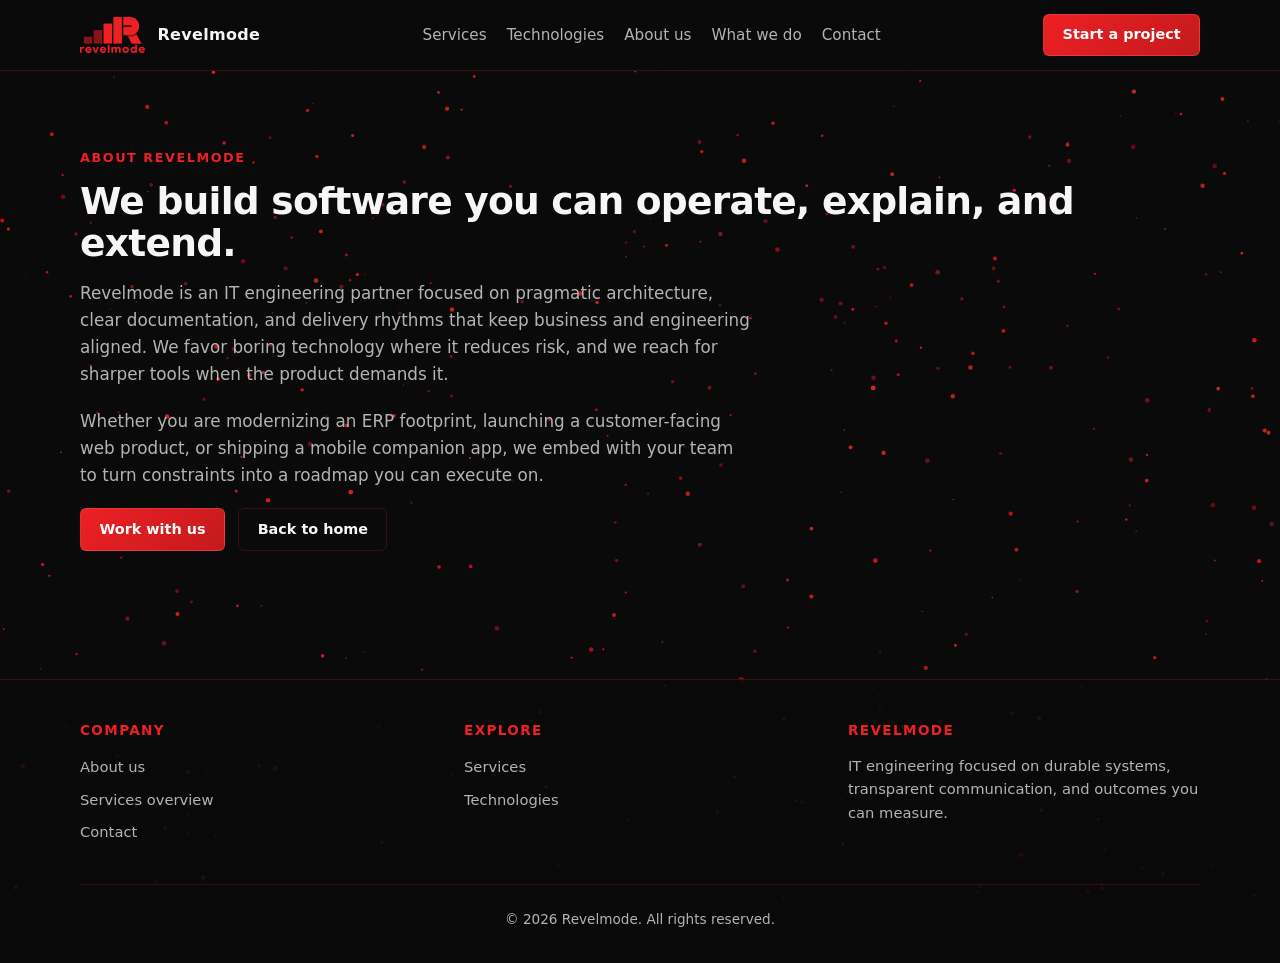
<file: about.html>
<!DOCTYPE html>
<html lang="en">
<head>
  <meta charset="utf-8">
  <meta name="viewport" content="width=device-width, initial-scale=1">
  <title>About us — Revelmode</title>
  <meta name="description" content="Learn how Revelmode approaches delivery, governance, and long-term partnerships.">
  <link rel="stylesheet" href="assets/site.css">
</head>
<body>
  <canvas id="bg-canvas" aria-hidden="true"></canvas>

  <div class="page">
    <header class="site-header">
      <div class="wrap header-inner">
        <a class="brand" href="index.html">
          <img src="assets/logo.svg" width="120" height="66" alt="Revelmode">
          <span>Revelmode</span>
        </a>
        <nav aria-label="Primary">
          <ul class="nav-main">
            <li><a href="index.html#services">Services</a></li>
            <li><a href="index.html#technologies">Technologies</a></li>
            <li><a href="about.html" aria-current="page">About us</a></li>
            <li><a href="services.html">What we do</a></li>
            <li><a href="contact.html">Contact</a></li>
          </ul>
        </nav>
        <a class="btn btn-primary" href="contact.html">Start a project</a>
      </div>
    </header>

    <main class="wrap main-simple">
      <p class="eyebrow">About Revelmode</p>
      <h1>We build software you can operate, explain, and extend.</h1>
      <p class="lead">
        Revelmode is an IT engineering partner focused on pragmatic architecture, clear documentation,
        and delivery rhythms that keep business and engineering aligned. We favor boring technology where it
        reduces risk, and we reach for sharper tools when the product demands it.
      </p>
      <p class="lead">
        Whether you are modernizing an ERP footprint, launching a customer-facing web product, or shipping a
        mobile companion app, we embed with your team to turn constraints into a roadmap you can execute on.
      </p>
      <p class="lead" style="margin-bottom:0;">
        <a class="btn btn-primary" href="contact.html">Work with us</a>
        <a class="btn btn-ghost" href="index.html" style="margin-left:0.5rem;">Back to home</a>
      </p>
    </main>

    <footer class="site-footer">
      <div class="wrap footer-grid">
        <div>
          <h3>Company</h3>
          <ul>
            <li><a href="about.html">About us</a></li>
            <li><a href="services.html">Services overview</a></li>
            <li><a href="contact.html">Contact</a></li>
          </ul>
        </div>
        <div>
          <h3>Explore</h3>
          <ul>
            <li><a href="index.html#services">Services</a></li>
            <li><a href="index.html#technologies">Technologies</a></li>
          </ul>
        </div>
        <div>
          <h3>Revelmode</h3>
          <p style="margin:0;font-size:0.92rem;color:var(--muted);max-width:22rem;">
            IT engineering focused on durable systems, transparent communication, and outcomes you can measure.
          </p>
        </div>
      </div>
      <div class="wrap footer-bottom">
        © <span id="y"></span> Revelmode. All rights reserved.
      </div>
    </footer>
  </div>

  <script>
    document.getElementById("y").textContent = new Date().getFullYear();
  </script>
  <script src="assets/bg-canvas.js" defer></script>
</body>
</html>
</file>
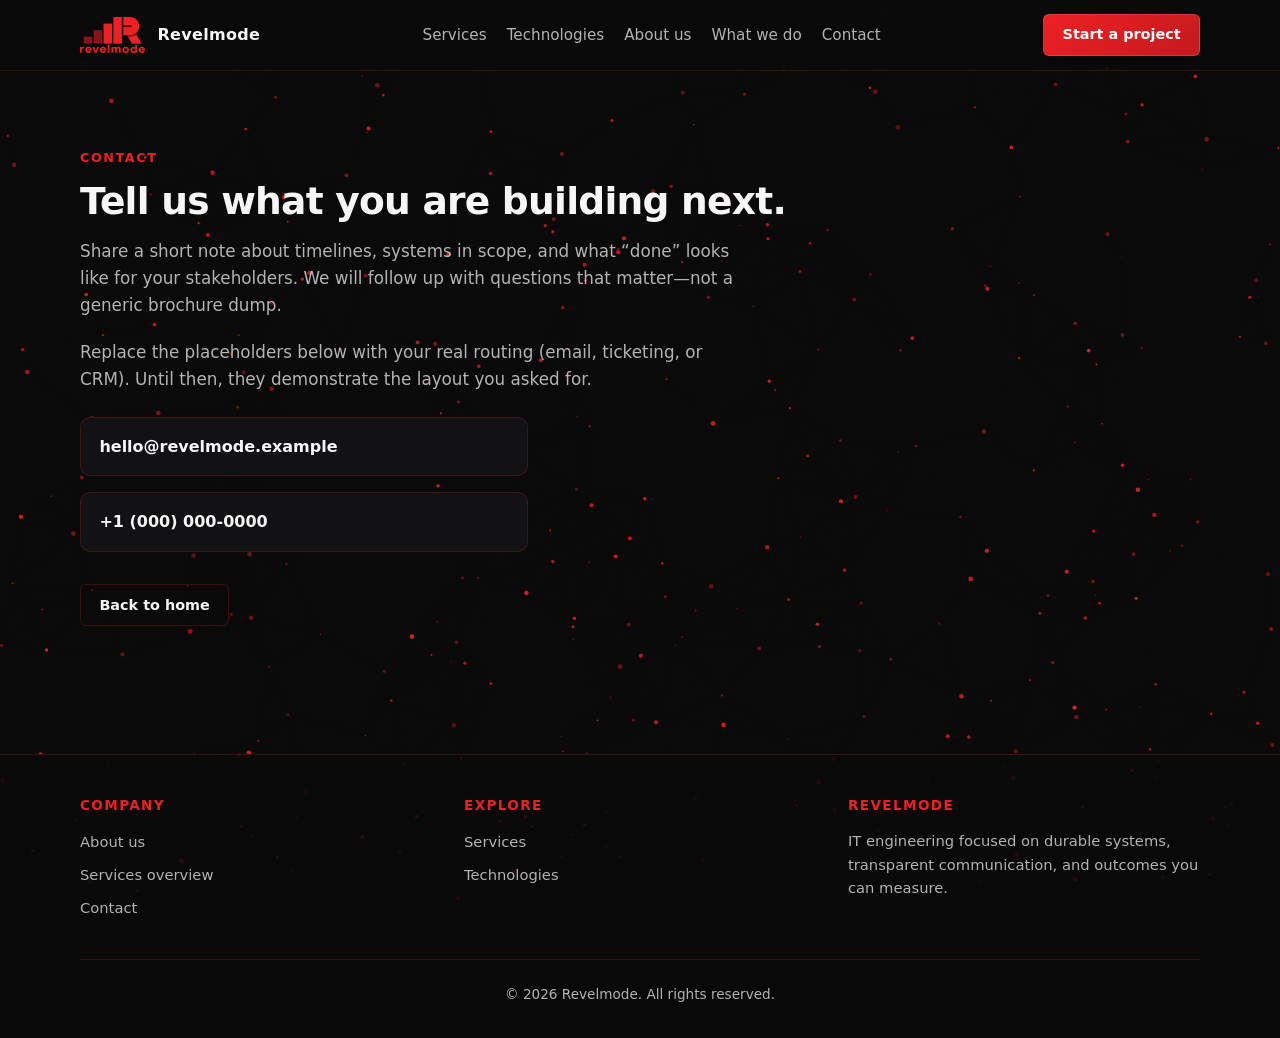
<file: contact.html>
<!DOCTYPE html>
<html lang="en">
<head>
  <meta charset="utf-8">
  <meta name="viewport" content="width=device-width, initial-scale=1">
  <title>Contact — Revelmode</title>
  <meta name="description" content="Contact Revelmode to discuss ERP, web, mobile, and cloud engineering projects.">
  <link rel="stylesheet" href="assets/site.css">
</head>
<body>
  <canvas id="bg-canvas" aria-hidden="true"></canvas>

  <div class="page">
    <header class="site-header">
      <div class="wrap header-inner">
        <a class="brand" href="index.html">
          <img src="assets/logo.svg" width="120" height="66" alt="Revelmode">
          <span>Revelmode</span>
        </a>
        <nav aria-label="Primary">
          <ul class="nav-main">
            <li><a href="index.html#services">Services</a></li>
            <li><a href="index.html#technologies">Technologies</a></li>
            <li><a href="about.html">About us</a></li>
            <li><a href="services.html">What we do</a></li>
            <li><a href="contact.html" aria-current="page">Contact</a></li>
          </ul>
        </nav>
        <a class="btn btn-primary" href="contact.html">Start a project</a>
      </div>
    </header>

    <main class="wrap main-simple">
      <p class="eyebrow">Contact</p>
      <h1>Tell us what you are building next.</h1>
      <p class="lead">
        Share a short note about timelines, systems in scope, and what “done” looks like for your stakeholders.
        We will follow up with questions that matter—not a generic brochure dump.
      </p>
      <p class="lead">
        Replace the placeholders below with your real routing (email, ticketing, or CRM). Until then, they
        demonstrate the layout you asked for.
      </p>
      <div class="contact-grid">
        <a href="mailto:hello@revelmode.example">hello@revelmode.example</a>
        <a href="tel:+10000000000">+1 (000) 000-0000</a>
      </div>
      <p class="lead" style="margin-top:2rem;margin-bottom:0;">
        <a class="btn btn-ghost" href="index.html">Back to home</a>
      </p>
    </main>

    <footer class="site-footer">
      <div class="wrap footer-grid">
        <div>
          <h3>Company</h3>
          <ul>
            <li><a href="about.html">About us</a></li>
            <li><a href="services.html">Services overview</a></li>
            <li><a href="contact.html">Contact</a></li>
          </ul>
        </div>
        <div>
          <h3>Explore</h3>
          <ul>
            <li><a href="index.html#services">Services</a></li>
            <li><a href="index.html#technologies">Technologies</a></li>
          </ul>
        </div>
        <div>
          <h3>Revelmode</h3>
          <p style="margin:0;font-size:0.92rem;color:var(--muted);max-width:22rem;">
            IT engineering focused on durable systems, transparent communication, and outcomes you can measure.
          </p>
        </div>
      </div>
      <div class="wrap footer-bottom">
        © <span id="y"></span> Revelmode. All rights reserved.
      </div>
    </footer>
  </div>

  <script>
    document.getElementById("y").textContent = new Date().getFullYear();
  </script>
  <script src="assets/bg-canvas.js" defer></script>
</body>
</html>
</file>
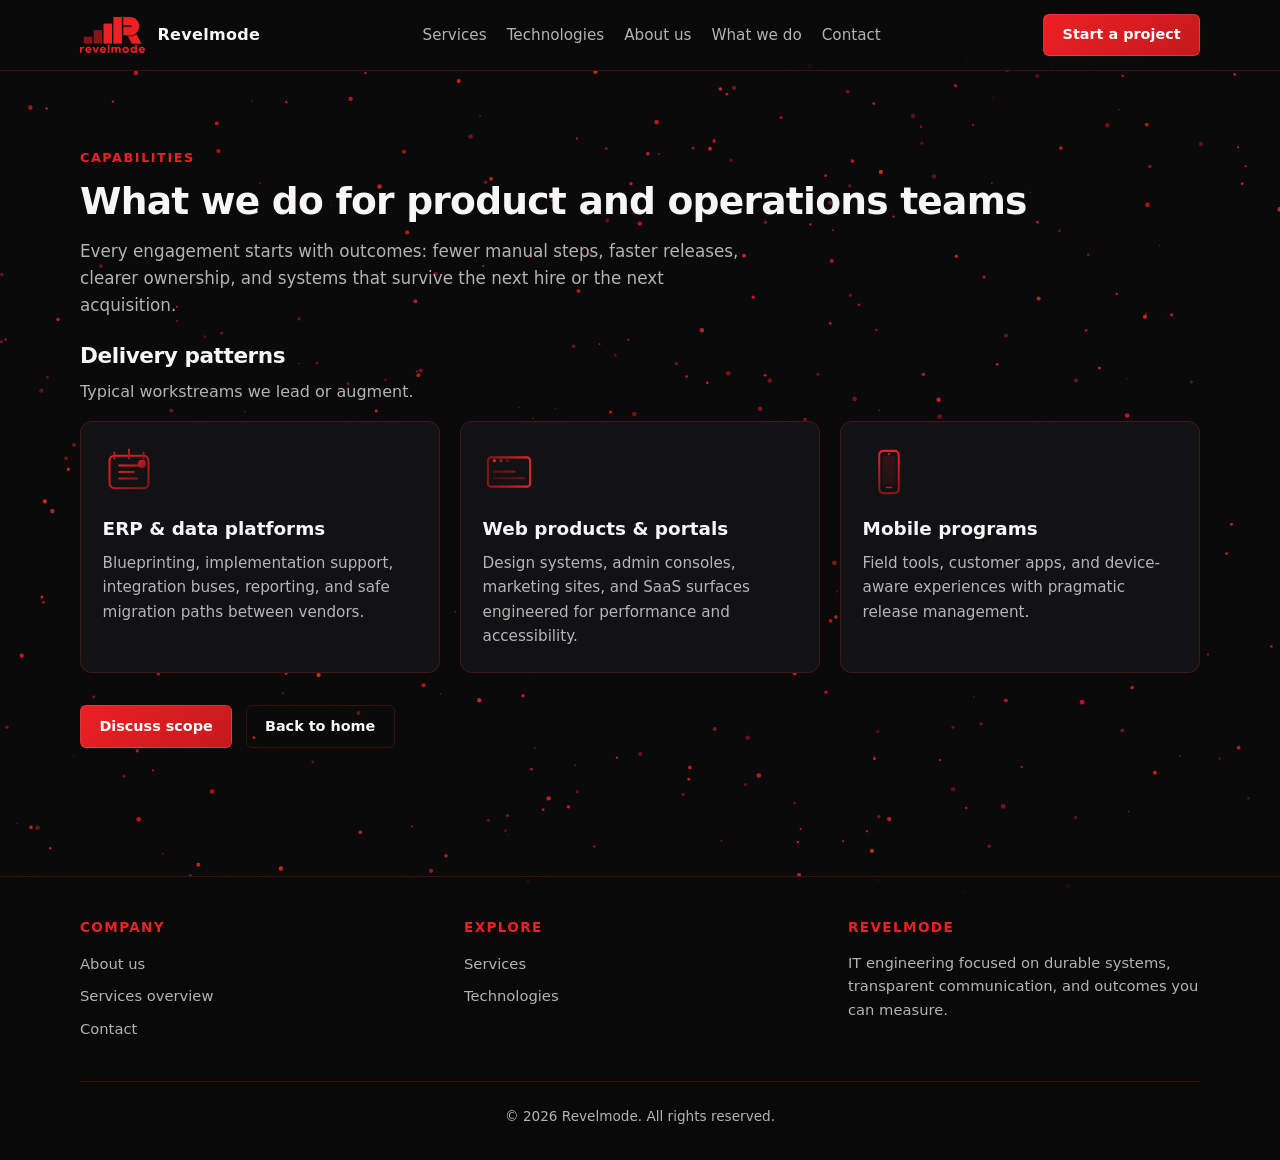
<file: services.html>
<!DOCTYPE html>
<html lang="en">
<head>
  <meta charset="utf-8">
  <meta name="viewport" content="width=device-width, initial-scale=1">
  <title>What we do — Revelmode</title>
  <meta name="description" content="Revelmode services: ERP, integrations, web applications, and mobile engineering.">
  <link rel="stylesheet" href="assets/site.css">
</head>
<body>
  <canvas id="bg-canvas" aria-hidden="true"></canvas>

  <div class="page">
    <header class="site-header">
      <div class="wrap header-inner">
        <a class="brand" href="index.html">
          <img src="assets/logo.svg" width="120" height="66" alt="Revelmode">
          <span>Revelmode</span>
        </a>
        <nav aria-label="Primary">
          <ul class="nav-main">
            <li><a href="index.html#services">Services</a></li>
            <li><a href="index.html#technologies">Technologies</a></li>
            <li><a href="about.html">About us</a></li>
            <li><a href="services.html" aria-current="page">What we do</a></li>
            <li><a href="contact.html">Contact</a></li>
          </ul>
        </nav>
        <a class="btn btn-primary" href="contact.html">Start a project</a>
      </div>
    </header>

    <main class="wrap main-simple">
      <p class="eyebrow">Capabilities</p>
      <h1>What we do for product and operations teams</h1>
      <p class="lead">
        Every engagement starts with outcomes: fewer manual steps, faster releases, clearer ownership, and
        systems that survive the next hire or the next acquisition.
      </p>
      <section style="border-top:none;padding-top:0;padding-bottom:0;">
        <h2 class="section-title" style="font-size:1.35rem;">Delivery patterns</h2>
        <p class="section-sub" style="margin-bottom:1rem;">
          Typical workstreams we lead or augment.
        </p>
        <div class="cards">
          <article class="card">
            <div class="card-icon"><img src="assets/icons/service-erp.svg" alt="" role="presentation"></div>
            <h3>ERP &amp; data platforms</h3>
            <p>Blueprinting, implementation support, integration buses, reporting, and safe migration paths between vendors.</p>
          </article>
          <article class="card">
            <div class="card-icon"><img src="assets/icons/service-web.svg" alt="" role="presentation"></div>
            <h3>Web products &amp; portals</h3>
            <p>Design systems, admin consoles, marketing sites, and SaaS surfaces engineered for performance and accessibility.</p>
          </article>
          <article class="card">
            <div class="card-icon"><img src="assets/icons/service-mobile.svg" alt="" role="presentation"></div>
            <h3>Mobile programs</h3>
            <p>Field tools, customer apps, and device-aware experiences with pragmatic release management.</p>
          </article>
        </div>
      </section>
      <p class="lead" style="margin-top:2rem;margin-bottom:0;">
        <a class="btn btn-primary" href="contact.html">Discuss scope</a>
        <a class="btn btn-ghost" href="index.html" style="margin-left:0.5rem;">Back to home</a>
      </p>
    </main>

    <footer class="site-footer">
      <div class="wrap footer-grid">
        <div>
          <h3>Company</h3>
          <ul>
            <li><a href="about.html">About us</a></li>
            <li><a href="services.html">Services overview</a></li>
            <li><a href="contact.html">Contact</a></li>
          </ul>
        </div>
        <div>
          <h3>Explore</h3>
          <ul>
            <li><a href="index.html#services">Services</a></li>
            <li><a href="index.html#technologies">Technologies</a></li>
          </ul>
        </div>
        <div>
          <h3>Revelmode</h3>
          <p style="margin:0;font-size:0.92rem;color:var(--muted);max-width:22rem;">
            IT engineering focused on durable systems, transparent communication, and outcomes you can measure.
          </p>
        </div>
      </div>
      <div class="wrap footer-bottom">
        © <span id="y"></span> Revelmode. All rights reserved.
      </div>
    </footer>
  </div>

  <script>
    document.getElementById("y").textContent = new Date().getFullYear();
  </script>
  <script src="assets/bg-canvas.js" defer></script>
</body>
</html>
</file>
<file: assets/site.css>
:root {
  --red: #ed2024;
  --red-dark: #841618;
  --black: #0a0a0b;
  --black-elevated: #121214;
  --white: #f7f5f5;
  --muted: rgba(247, 245, 245, 0.72);
  --line: rgba(237, 32, 36, 0.22);
}

*, *::before, *::after { box-sizing: border-box; }

html { scroll-behavior: smooth; }

body {
  margin: 0;
  min-height: 100vh;
  font-family: "DM Sans", system-ui, -apple-system, BlinkMacSystemFont, sans-serif;
  color: var(--white);
  background: var(--black);
  line-height: 1.6;
}

h1, h2, h3, .section-title, .who-dynamic-title, .hero-card h2, .site-footer h3 {
  font-family: "Outfit", "DM Sans", system-ui, sans-serif;
}

#bg-canvas {
  position: fixed;
  inset: 0;
  z-index: 0;
  width: 100%;
  height: 100%;
  display: block;
  pointer-events: none;
}

.page {
  position: relative;
  z-index: 1;
  pointer-events: auto;
}

a { color: var(--red); text-decoration: none; }
a:hover { text-decoration: underline; }

.wrap {
  width: min(1120px, 92vw);
  margin-inline: auto;
}

.site-header {
  position: sticky;
  top: 0;
  z-index: 10;
  backdrop-filter: blur(14px);
  background: linear-gradient(180deg, rgba(10, 10, 11, 0.94), rgba(10, 10, 11, 0.72));
  border-bottom: 1px solid var(--line);
}

.header-inner {
  display: flex;
  align-items: center;
  justify-content: space-between;
  gap: 1.5rem;
  padding: 0.85rem 0;
}

.brand {
  display: flex;
  align-items: center;
  gap: 0.75rem;
  color: var(--white);
  font-weight: 700;
  letter-spacing: 0.02em;
  text-decoration: none;
}
.brand:hover { text-decoration: none; color: var(--white); }
.brand img { height: 36px; width: auto; display: block; }

.nav-main {
  display: flex;
  flex-wrap: wrap;
  align-items: center;
  gap: 0.25rem 1.25rem;
  list-style: none;
  margin: 0;
  padding: 0;
}

.nav-main a {
  color: var(--muted);
  font-size: 0.95rem;
  font-weight: 500;
  text-decoration: none;
}
.nav-main a:hover { color: var(--white); text-decoration: none; }

.btn {
  display: inline-flex;
  align-items: center;
  justify-content: center;
  padding: 0.55rem 1.15rem;
  border-radius: 6px;
  font-weight: 600;
  font-size: 0.9rem;
  border: 1px solid transparent;
  cursor: pointer;
  text-decoration: none;
  transition: background 0.2s, border-color 0.2s, color 0.2s;
}
.btn-primary {
  background: linear-gradient(135deg, var(--red), #c41a1d);
  color: #fff;
  border-color: rgba(255, 255, 255, 0.12);
}
.btn-primary:hover { filter: brightness(1.06); text-decoration: none; color: #fff; }
.btn-ghost {
  background: transparent;
  color: var(--white);
  border-color: var(--line);
}
.btn-ghost:hover {
  border-color: var(--red);
  color: var(--white);
  text-decoration: none;
}

.hero {
  padding: clamp(3rem, 10vw, 6rem) 0 clamp(4rem, 12vw, 7rem);
  border-top: none;
}

.hero-grid {
  display: grid;
  gap: 2rem;
  align-items: center;
}
@media (min-width: 880px) {
  .hero-grid { grid-template-columns: 1.1fr 0.9fr; }
}

.eyebrow {
  display: inline-block;
  font-size: 0.8rem;
  font-weight: 600;
  letter-spacing: 0.12em;
  text-transform: uppercase;
  color: var(--red);
  margin-bottom: 0.75rem;
}

h1 {
  font-size: clamp(2.1rem, 4.5vw, 3.25rem);
  line-height: 1.12;
  margin: 0 0 1rem;
  font-weight: 800;
  letter-spacing: -0.02em;
}

.hero-lead {
  font-size: 1.1rem;
  color: var(--muted);
  max-width: 36rem;
  margin: 0 0 1.75rem;
}

.hero-actions { display: flex; flex-wrap: wrap; gap: 0.75rem; }

.hero-card {
  background: linear-gradient(145deg, rgba(132, 22, 24, 0.35), rgba(10, 10, 11, 0.6));
  border: 1px solid var(--line);
  border-radius: 14px;
  padding: 1.5rem 1.35rem;
  box-shadow: 0 24px 60px rgba(0, 0, 0, 0.45);
}
.hero-card h2 {
  margin: 0 0 0.5rem;
  font-size: 1.05rem;
  font-weight: 700;
  color: var(--white);
}
.hero-card p { margin: 0; font-size: 0.92rem; color: var(--muted); }

section {
  padding: clamp(3rem, 8vw, 5rem) 0;
  border-top: 1px solid var(--line);
}

.section-title {
  font-size: clamp(1.6rem, 3vw, 2rem);
  margin: 0 0 0.35rem;
  font-weight: 800;
  letter-spacing: -0.02em;
}
.section-sub {
  margin: 0 0 2rem;
  color: var(--muted);
  max-width: 40rem;
}

.cards {
  display: grid;
  gap: 1.25rem;
  grid-template-columns: repeat(auto-fit, minmax(240px, 1fr));
}

.card {
  background: var(--black-elevated);
  border: 1px solid var(--line);
  border-radius: 12px;
  padding: 1.5rem 1.35rem;
  transition: border-color 0.2s, transform 0.2s;
}
.card:hover {
  border-color: rgba(237, 32, 36, 0.45);
  transform: translateY(-2px);
}

.card-icon {
  width: 52px;
  height: 52px;
  margin-bottom: 1rem;
}
.card-icon img { width: 100%; height: 100%; display: block; }

.card h3 {
  margin: 0 0 0.5rem;
  font-size: 1.15rem;
  font-weight: 700;
}
.card p {
  margin: 0;
  font-size: 0.95rem;
  color: var(--muted);
}

.services-carousel {
  display: grid;
  grid-template-columns: auto minmax(0, 1fr) auto;
  gap: 0.65rem;
  align-items: center;
}

.services-viewport {
  container-type: inline-size;
  container-name: services;
  overflow: hidden;
  min-width: 0;
}

.services-track {
  display: flex;
  gap: 1.25rem;
  transition: transform 0.45s ease;
  will-change: transform;
}

.services-track .card-service {
  flex: 0 0 calc((100cqw - 2 * 1.25rem) / 3);
  max-width: calc((100cqw - 2 * 1.25rem) / 3);
  min-width: 0;
}

@container services (max-width: 899px) {
  .services-track .card-service {
    flex-basis: calc((100cqw - 1.25rem) / 2);
    max-width: calc((100cqw - 1.25rem) / 2);
  }
}

@container services (max-width: 559px) {
  .services-track .card-service {
    flex-basis: 100cqw;
    max-width: 100cqw;
  }
}

.services-btn {
  flex-shrink: 0;
  width: 2.5rem;
  height: 2.5rem;
  border-radius: 999px;
  border: 1px solid var(--line);
  background: rgba(18, 18, 20, 0.95);
  color: var(--white);
  font-size: 1.35rem;
  line-height: 1;
  cursor: pointer;
  display: inline-flex;
  align-items: center;
  justify-content: center;
  transition: border-color 0.2s, background 0.2s;
}

.services-btn:hover,
.services-btn:focus-visible {
  border-color: rgba(237, 32, 36, 0.55);
  outline: none;
}

@media (max-width: 480px) {
  .services-carousel {
    gap: 0.4rem;
  }

  .services-btn {
    width: 2.15rem;
    height: 2.15rem;
    font-size: 1.15rem;
  }
}

.card-service {
  position: relative;
  min-height: 17rem;
}

.card-service .card-stack {
  position: absolute;
  inset: 0;
  padding: 1.35rem 1.15rem;
  border-radius: 12px;
  background: linear-gradient(165deg, rgba(10, 10, 11, 0.97), rgba(18, 18, 20, 0.98));
  border: 1px solid rgba(237, 32, 36, 0.35);
  display: flex;
  flex-direction: column;
  align-items: center;
  justify-content: center;
  gap: 0.85rem;
  opacity: 0;
  transition: opacity 0.28s ease;
  pointer-events: none;
}

.card-service:hover .card-stack,
.card-service:focus-within .card-stack {
  opacity: 1;
}

.card-stack-title {
  margin: 0;
  font-size: 0.72rem;
  font-weight: 700;
  letter-spacing: 0.14em;
  text-transform: uppercase;
  color: var(--red);
}

.card-stack-logos {
  list-style: none;
  margin: 0;
  padding: 0;
  display: flex;
  flex-wrap: wrap;
  gap: 0.65rem 0.85rem;
  justify-content: center;
  max-width: 100%;
}

.card-stack-logos img {
  width: 28px;
  height: 28px;
  display: block;
  object-fit: contain;
}

.tech-logo-tint {
  filter: brightness(0) saturate(100%) invert(24%) sepia(93%) saturate(5718%) hue-rotate(349deg) brightness(96%) contrast(92%) drop-shadow(0 2px 10px rgba(237, 32, 36, 0.22));
}

.tech-marquee {
  overflow: hidden;
  margin: 0 -0.5rem;
  padding: 0.35rem 0;
  mask-image: linear-gradient(90deg, transparent, #000 10%, #000 90%, transparent);
}

.tech-marquee-track {
  display: flex;
  align-items: stretch;
  gap: 1.25rem;
  width: max-content;
  animation: tech-marquee 42s linear infinite;
}

.tech-marquee .tech-item {
  display: flex;
  flex-direction: column;
  align-items: center;
  justify-content: center;
  gap: 0.5rem;
  flex: 0 0 auto;
  width: 7.5rem;
  height: 5.5rem;
  min-width: 7.5rem;
  min-height: 5.5rem;
  box-sizing: border-box;
  padding: 0.65rem 0.5rem;
  background: rgba(255, 255, 255, 0.035);
  border: 1px solid var(--line);
  border-radius: 14px;
}

.tech-marquee .tech-item img {
  height: 36px;
  width: 36px;
  max-width: 36px;
  object-fit: contain;
}

.tech-marquee .tech-item span {
  font-size: 0.65rem;
  font-weight: 600;
  color: var(--muted);
  letter-spacing: 0.04em;
  text-transform: uppercase;
  text-align: center;
  line-height: 1.25;
  max-width: 100%;
  display: -webkit-box;
  -webkit-line-clamp: 2;
  -webkit-box-orient: vertical;
  overflow: hidden;
  min-height: 2.5em;
}

@keyframes tech-marquee {
  to {
    transform: translateX(-50%);
  }
}

.cta-wrap {
  border-top: 1px solid var(--line);
  padding: clamp(2.5rem, 7vw, 4rem) 0 clamp(3rem, 9vw, 5rem);
}

.cta-band {
  text-align: center;
  padding: clamp(3rem, 8vw, 4.5rem) 1.5rem;
  background: radial-gradient(ellipse 80% 60% at 50% 0%, rgba(237, 32, 36, 0.18), transparent),
    linear-gradient(180deg, var(--black-elevated), var(--black));
  border: 1px solid var(--line);
  border-radius: 16px;
  margin: 0;
}
.cta-band h2 { margin: 0 0 0.5rem; font-size: clamp(1.4rem, 3vw, 1.85rem); }
.cta-band p { margin: 0 0 1.25rem; color: var(--muted); }

.who-grid {
  display: grid;
  gap: 2.5rem;
  align-items: center;
}

@media (min-width: 880px) {
  .who-grid {
    grid-template-columns: 1fr 1fr;
  }
}

.who-left {
  display: flex;
  flex-direction: column;
  gap: 0;
}

.who-left .section-title {
  margin-bottom: 0.75rem;
}

.who-copy {
  display: flex;
  flex-direction: column;
  gap: 0.65rem;
  min-height: 15.5rem;
  margin-bottom: 1.25rem;
}

.who-dynamic-title {
  margin: 0;
  min-height: 2.75rem;
  font-size: clamp(1.15rem, 2.2vw, 1.45rem);
  font-weight: 700;
  color: var(--white);
  letter-spacing: -0.02em;
}

.who-dynamic-text {
  margin: 0;
  flex: 1;
  color: var(--muted);
  font-size: 1.02rem;
  max-width: 36rem;
  line-height: 1.58;
}

.who-tabs {
  display: grid;
  grid-template-columns: repeat(2, minmax(0, 1fr));
  gap: 0.65rem;
}

@media (min-width: 520px) {
  .who-tabs {
    grid-template-columns: repeat(4, minmax(0, 1fr));
  }
}

.who-tab {
  display: flex;
  flex-direction: column;
  align-items: center;
  gap: 0.45rem;
  padding: 0.75rem 0.5rem;
  border-radius: 10px;
  border: 1px solid var(--line);
  background: var(--black-elevated);
  color: var(--muted);
  font-size: 0.78rem;
  font-weight: 600;
  letter-spacing: 0.04em;
  text-transform: uppercase;
  cursor: pointer;
  transition: border-color 0.2s, color 0.2s, background 0.2s, box-shadow 0.2s;
}

.who-tab:hover,
.who-tab:focus-visible {
  color: var(--white);
  border-color: rgba(237, 32, 36, 0.45);
  outline: none;
}

.who-tab.is-active {
  color: var(--white);
  border-color: rgba(237, 32, 36, 0.55);
  box-shadow: 0 0 0 1px rgba(237, 32, 36, 0.2);
}

.who-tab-icon {
  width: 28px;
  height: 28px;
  color: var(--red);
}

.who-tab-icon svg {
  width: 100%;
  height: 100%;
  display: block;
}

.who-visual-wrap {
  border-radius: 16px;
  border: 1px solid var(--line);
  background: linear-gradient(145deg, rgba(132, 22, 24, 0.2), rgba(10, 10, 11, 0.75));
  padding: clamp(1.25rem, 4vw, 2rem);
  display: flex;
  align-items: center;
  justify-content: center;
  min-height: 260px;
}

.who-visual {
  width: 100%;
  max-width: 400px;
  height: auto;
  display: block;
}

.delivery-grid {
  display: grid;
  gap: 1.25rem;
  grid-template-columns: repeat(auto-fit, minmax(240px, 1fr));
}

.delivery-card {
  background: var(--black-elevated);
  border: 1px solid var(--line);
  border-radius: 12px;
  padding: 1.5rem 1.35rem;
  transition: border-color 0.2s, transform 0.2s;
}

.delivery-card:hover {
  border-color: rgba(237, 32, 36, 0.45);
  transform: translateY(-2px);
}

.delivery-card h3 {
  margin: 0 0 0.5rem;
  font-size: 1.1rem;
  font-weight: 700;
}

.delivery-card p {
  margin: 0;
  font-size: 0.95rem;
  color: var(--muted);
}

.clients-section .client-logos {
  display: flex;
  flex-wrap: wrap;
  align-items: center;
  justify-content: center;
  gap: 2rem 2.5rem;
  padding: 1rem 0;
}

.clients-section .client-logos img {
  opacity: 0.88;
  filter: grayscale(0.15);
  transition: opacity 0.2s, transform 0.2s;
}

.clients-section .client-logos img:hover {
  opacity: 1;
  transform: translateY(-2px);
}

.slider {
  position: relative;
  margin-top: 0.5rem;
}

.slider-viewport {
  position: relative;
  overflow: hidden;
  padding: 0 clamp(2.25rem, 6vw, 3rem);
}

.testimonial-track {
  position: relative;
  height: 21rem;
  min-height: 21rem;
}

.testimonial-slide {
  display: none;
  box-sizing: border-box;
  margin: 0;
  padding: 1.5rem 1.35rem 1.25rem;
  background: var(--black-elevated);
  border: 1px solid var(--line);
  border-radius: 14px;
  text-align: center;
  height: 21rem;
  min-height: 21rem;
}

.testimonial-slide.is-active {
  display: flex;
  flex-direction: column;
  justify-content: flex-start;
}

.testimonial-brand {
  flex-shrink: 0;
  height: 2.75rem;
  margin-bottom: 0.85rem;
  display: flex;
  align-items: center;
  justify-content: center;
}

.testimonial-brand img {
  margin-inline: auto;
  display: block;
  max-width: 200px;
  max-height: 2.5rem;
  width: auto;
  height: auto;
  object-fit: contain;
}

.testimonial-slide blockquote {
  flex: 1;
  min-height: 0;
  margin: 0;
  padding: 0;
  display: flex;
  align-items: center;
  justify-content: center;
  overflow-y: auto;
}

.testimonial-slide blockquote p {
  margin: 0;
  font-size: 1.02rem;
  color: var(--white);
  line-height: 1.5;
}

.testimonial-author {
  flex-shrink: 0;
  margin-top: 0.85rem;
  padding-top: 0.65rem;
  border-top: 1px solid var(--line);
  font-size: 0.88rem;
  color: var(--muted);
  font-style: normal;
}

.slider-btn {
  position: absolute;
  top: 50%;
  transform: translateY(-50%);
  z-index: 2;
  width: 2.5rem;
  height: 2.5rem;
  border-radius: 999px;
  border: 1px solid var(--line);
  background: rgba(18, 18, 20, 0.95);
  color: var(--white);
  font-size: 1.35rem;
  line-height: 1;
  cursor: pointer;
  display: inline-flex;
  align-items: center;
  justify-content: center;
  transition: border-color 0.2s, background 0.2s;
}

.slider-btn-prev {
  left: 0;
}

.slider-btn-next {
  right: 0;
}

.slider-btn:hover,
.slider-btn:focus-visible {
  border-color: rgba(237, 32, 36, 0.55);
  outline: none;
}

.slider-dots {
  display: flex;
  justify-content: center;
  gap: 0.45rem;
  margin-top: 1rem;
}

.slider-dot {
  width: 8px;
  height: 8px;
  border-radius: 999px;
  border: none;
  padding: 0;
  background: rgba(247, 245, 245, 0.25);
  cursor: pointer;
  transition: background 0.2s, transform 0.2s;
}

.slider-dot.is-active {
  background: var(--red);
  transform: scale(1.15);
}

.partners-marquee {
  overflow: hidden;
  padding: 1rem 0;
  mask-image: linear-gradient(90deg, transparent, #000 12%, #000 88%, transparent);
}

.partners-track {
  display: flex;
  align-items: center;
  gap: 3.5rem;
  width: max-content;
  animation: partner-marquee 32s linear infinite;
}

.partners-track img {
  flex-shrink: 0;
  opacity: 0.75;
  width: 140px;
  height: auto;
}

@keyframes partner-marquee {
  to {
    transform: translateX(-50%);
  }
}

@media (prefers-reduced-motion: reduce) {
  .partners-track {
    animation: none;
    justify-content: center;
    flex-wrap: wrap;
    width: 100%;
    margin-inline: auto;
  }

  .tech-marquee-track {
    animation: none;
    flex-wrap: wrap;
    justify-content: center;
    width: 100%;
    margin-inline: auto;
  }

  .services-track {
    transition: none;
  }
}

.site-footer {
  border-top: 1px solid var(--line);
  padding: 2.5rem 0 2rem;
  margin-top: 2rem;
  background: rgba(10, 10, 11, 0.85);
}

.footer-grid {
  display: grid;
  gap: 2rem;
  grid-template-columns: repeat(auto-fit, minmax(180px, 1fr));
}

.site-footer h3 {
  margin: 0 0 0.75rem;
  font-size: 0.85rem;
  text-transform: uppercase;
  letter-spacing: 0.1em;
  color: var(--red);
}

.site-footer ul {
  list-style: none;
  margin: 0;
  padding: 0;
}
.site-footer li { margin-bottom: 0.45rem; }
.site-footer a { color: var(--muted); font-size: 0.92rem; }
.site-footer a:hover { color: var(--white); }

.footer-bottom {
  margin-top: 2rem;
  padding-top: 1.5rem;
  border-top: 1px solid var(--line);
  font-size: 0.85rem;
  color: var(--muted);
  text-align: center;
}

.main-simple {
  padding: clamp(2.5rem, 8vw, 4rem) 0 clamp(4rem, 12vw, 6rem);
}
.main-simple h1 {
  font-size: clamp(1.75rem, 4vw, 2.35rem);
  margin: 0 0 1rem;
  font-weight: 800;
  letter-spacing: -0.02em;
}
.main-simple .lead {
  font-size: 1.05rem;
  color: var(--muted);
  max-width: 42rem;
  margin: 0 0 1.25rem;
}
.contact-grid {
  display: grid;
  gap: 1rem;
  max-width: 28rem;
  margin-top: 1.5rem;
}
.contact-grid a {
  display: block;
  padding: 1rem 1.15rem;
  border-radius: 10px;
  border: 1px solid var(--line);
  background: var(--black-elevated);
  color: var(--white);
  font-weight: 600;
}
.contact-grid a:hover {
  border-color: rgba(237, 32, 36, 0.5);
  text-decoration: none;
}

@media (max-width: 720px) {
  .header-inner { flex-wrap: wrap; }
  .nav-main { width: 100%; justify-content: center; }
}
</file>
